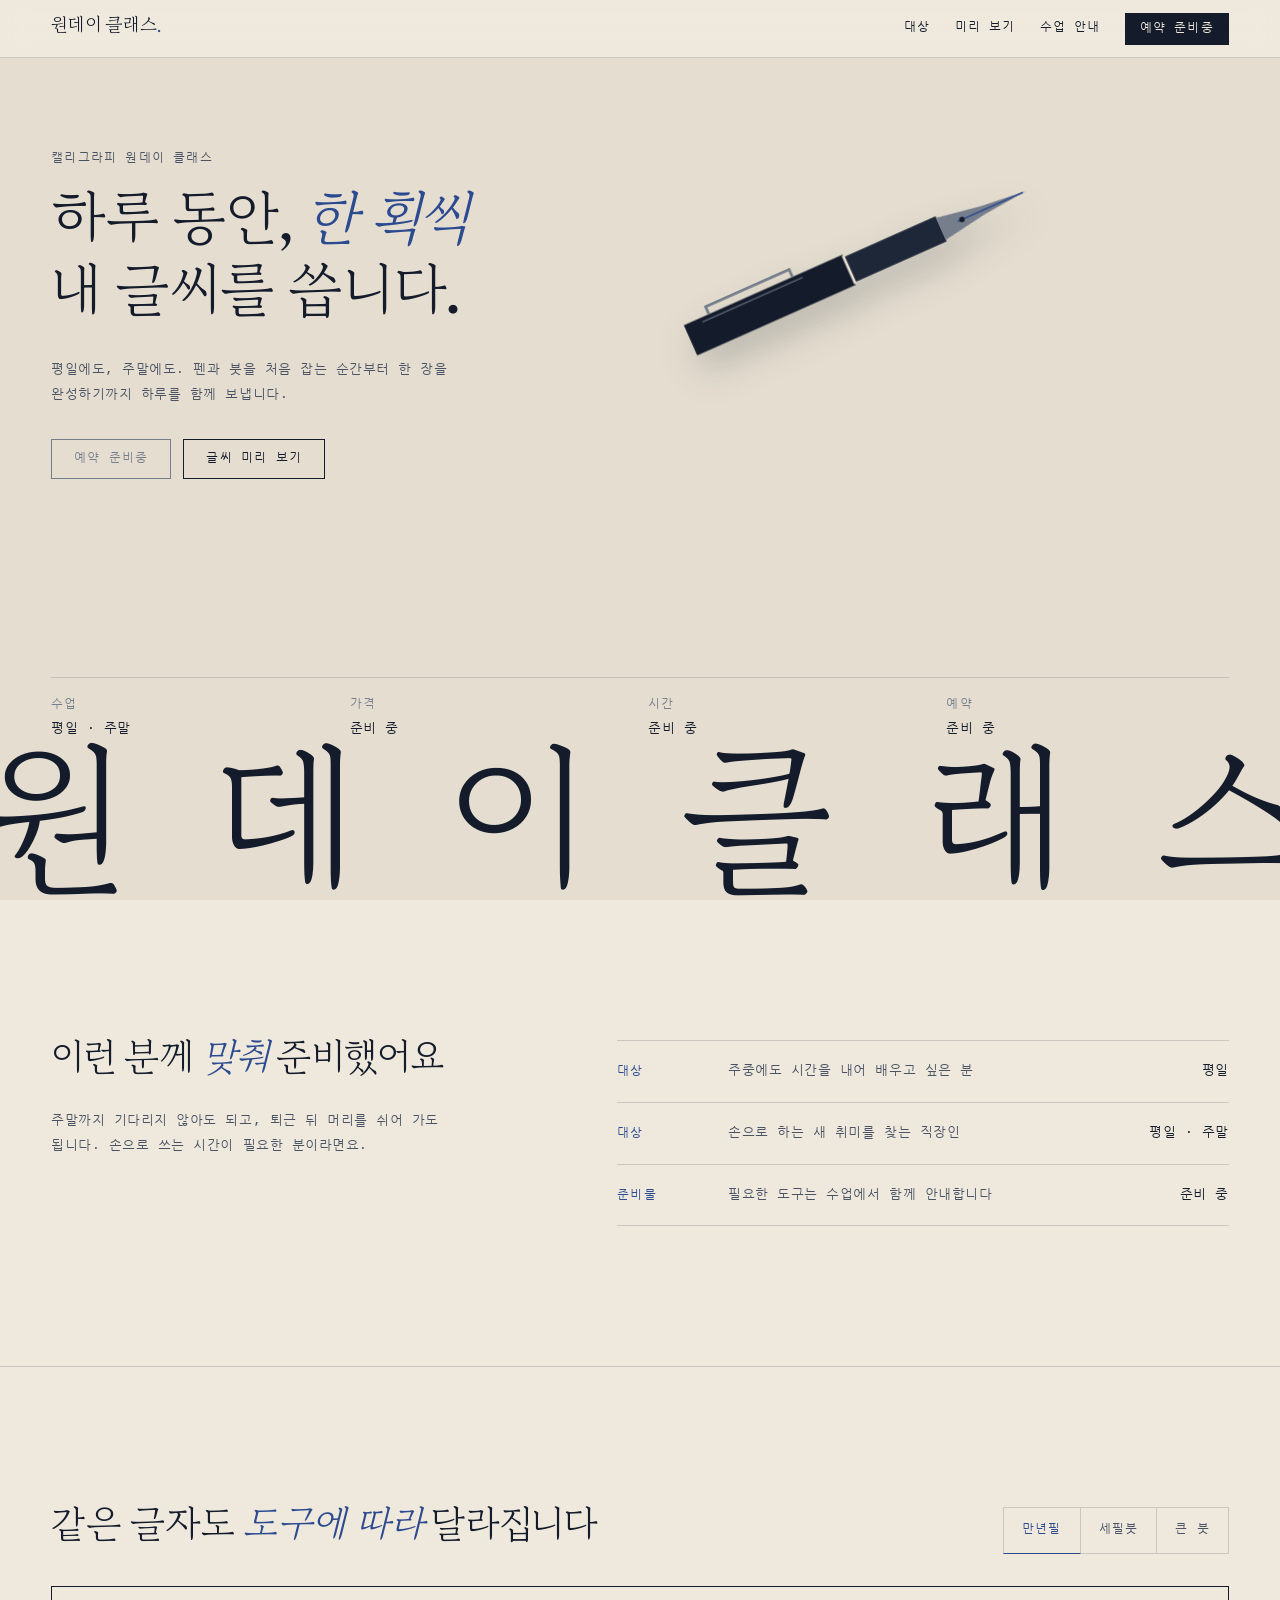
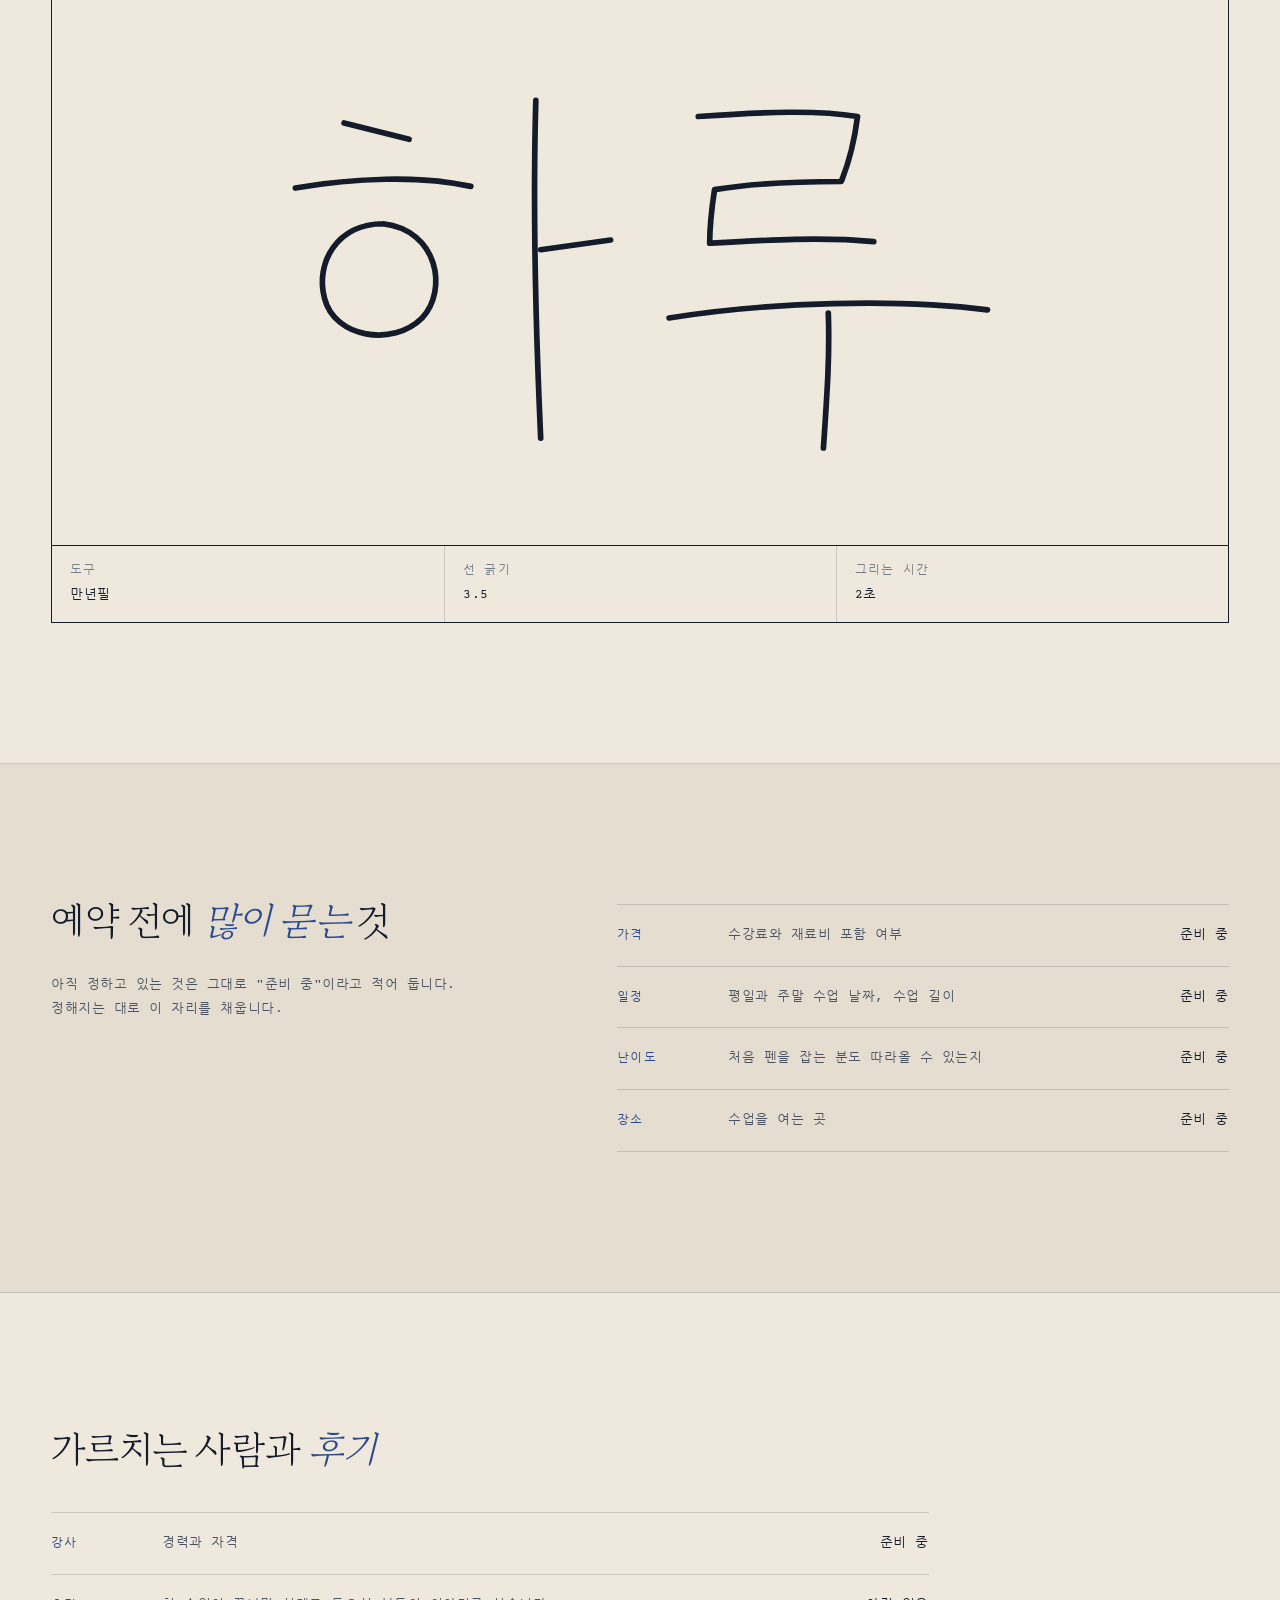
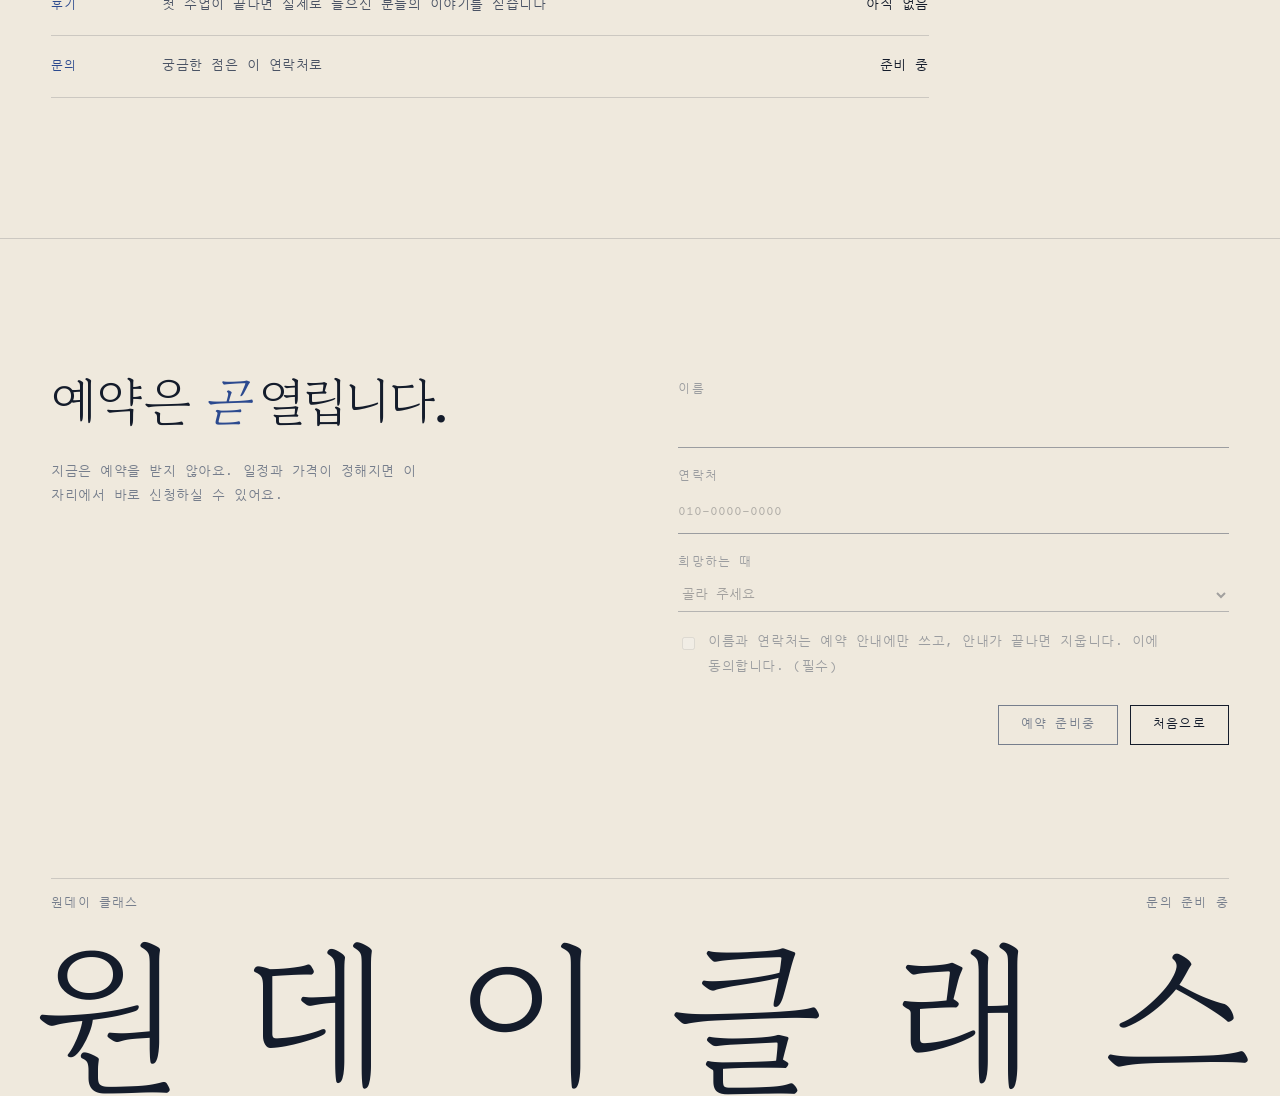
<file: index.html>
<!doctype html>
<html lang="ko">
<head>
  <meta charset="utf-8">
  <meta name="viewport" content="width=device-width, initial-scale=1">
  <title>원데이 클래스 — 하루 동안 한 획씩 쓰는 캘리그라피</title>
  <meta name="description" content="평일에도 주말에도 들을 수 있는 캘리그라피 원데이 클래스. 수업 일정과 가격은 지금 준비 중입니다.">
  <link rel="preconnect" href="https://fonts.googleapis.com">
  <link rel="preconnect" href="https://fonts.gstatic.com" crossorigin>
  <link href="https://fonts.googleapis.com/css2?family=Newsreader:ital,opsz,wght@0,6..72,400..600;1,6..72,400..600&family=Courier+Prime:wght@400;700&family=Gowun+Batang:wght@400;700&family=Nanum+Gothic+Coding:wght@400;700&display=swap" rel="stylesheet">
  <link rel="stylesheet" href="styles.css">
  <script src="config.js"></script>
</head>
<body>
  <nav class="nav" aria-label="주요 메뉴">
    <a class="nav-mark" href="#top">원데이 클래스<span>.</span></a>
    <div class="nav-links">
      <a href="#for">대상</a>
      <a href="#demo">미리 보기</a>
      <a href="#info">수업 안내</a>
      <a class="btn btn-small" href="#reserve" data-booking-label>예약 준비중</a>
    </div>
  </nav>

  <!-- 화면을 따라다니는 만년필 (하나만 두고 스크롤에 맞춰 움직임) -->
  <div class="traveller" aria-hidden="true" data-traveller>
    <svg viewBox="0 0 420 70">
      <rect x="10" y="17" width="190" height="36" fill="#141C2B"/>
      <rect x="200" y="20" width="110" height="30" fill="#1E2738"/>
      <line x1="200" y1="18" x2="200" y2="52" stroke="#E5DED0" stroke-width="3"/>
      <line x1="30" y1="22" x2="150" y2="22" stroke="#4A5364" stroke-width="2"/>
      <path d="M40 17 L40 8 L140 8 L140 17" fill="none" stroke="#767E8C" stroke-width="3"/>
      <path d="M310 22 L360 30 L412 35 L360 40 L310 48 Z" fill="#767E8C"/>
      <line x1="330" y1="35" x2="408" y2="35" stroke="#2C4A8F" stroke-width="1.5"/>
      <circle cx="335" cy="35" r="3" fill="#141C2B"/>
    </svg>
  </div>

  <main id="top">
    <header class="hero">
      <div class="hero-copy">
        <p class="kicker" data-fact="className" data-empty="원데이 클래스"></p>
        <h1>하루 동안, <em>한 획씩</em><br>내 글씨를 씁니다.</h1>
        <p class="lede">평일에도, 주말에도. 펜과 붓을 처음 잡는 순간부터 한 장을 완성하기까지 하루를 함께 보냅니다.</p>
        <div class="actions">
          <a class="btn" href="#reserve" data-booking-button aria-disabled="true">예약 준비중</a>
          <a class="btn btn-ghost" href="#demo">글씨 미리 보기</a>
        </div>
      </div>
      <dl class="spec-strip">
        <div><dt>수업</dt><dd>평일 · 주말</dd></div>
        <div><dt>가격</dt><dd data-fact="price" data-empty="준비 중"></dd></div>
        <div><dt>시간</dt><dd data-fact="schedule" data-empty="준비 중"></dd></div>
        <div><dt>예약</dt><dd data-booking-short>준비 중</dd></div>
      </dl>
      <p class="wordmark" data-wordmark aria-hidden="true">원데이클래스</p>
    </header>

    <section class="split" id="for" aria-labelledby="for-title">
      <div class="split-head" data-reveal>
        <h2 id="for-title">이런 분께 <em>맞춰</em> 준비했어요</h2>
        <p class="lede">주말까지 기다리지 않아도 되고, 퇴근 뒤 머리를 쉬어 가도 됩니다. 손으로 쓰는 시간이 필요한 분이라면요.</p>
      </div>
      <dl class="rows" data-reveal>
        <div class="row">
          <dt>대상</dt>
          <dd>주중에도 시간을 내어 배우고 싶은 분</dd>
          <dd class="val">평일</dd>
        </div>
        <div class="row">
          <dt>대상</dt>
          <dd>손으로 하는 새 취미를 찾는 직장인</dd>
          <dd class="val">평일 · 주말</dd>
        </div>
        <div class="row">
          <dt>준비물</dt>
          <dd>필요한 도구는 수업에서 함께 안내합니다</dd>
          <dd class="val" data-fact="materials" data-empty="준비 중"></dd>
        </div>
      </dl>
    </section>

    <section class="demo" id="demo" aria-labelledby="demo-title">
      <div class="demo-head" data-reveal>
        <h2 id="demo-title">같은 글자도 <em>도구에 따라</em> 달라집니다</h2>
        <div class="variants" role="group" aria-label="도구 고르기">
          <button type="button" class="variant" aria-pressed="true" data-variant="pen">만년필</button>
          <button type="button" class="variant" aria-pressed="false" data-variant="fine">세필붓</button>
          <button type="button" class="variant" aria-pressed="false" data-variant="brush">큰 붓</button>
        </div>
      </div>
      <figure class="panel" data-reveal>
        <svg class="writing" viewBox="0 0 520 300" role="img" aria-labelledby="writing-label" data-writing>
          <title id="writing-label">'하루'라는 글자가 한 획씩 써지는 모습</title>
          <g fill="none" stroke="#141C2B" stroke-linecap="round" stroke-linejoin="round">
            <path d="M78 62 L118 72"/>
            <path d="M48 102 C84 96,124 94,156 101"/>
            <path d="M102 124 C74 124,60 148,66 170 C72 194,108 200,126 182 C142 165,136 128,102 124"/>
            <path d="M196 48 C194 118,196 190,199 256"/>
            <path d="M199 140 L242 134"/>
            <path d="M296 58 C338 55,370 54,394 58 C392 74,388 88,384 98 C352 98,324 100,306 103 C304 116,303 126,303 136 C338 134,372 132,404 135"/>
            <path d="M278 182 C340 172,420 170,474 177"/>
            <path d="M376 179 C377 206,375 232,373 262"/>
          </g>
        </svg>
        <figcaption>
          <dl class="facts">
            <div><dt>도구</dt><dd data-fact-out="tool">만년필</dd></div>
            <div><dt>선 굵기</dt><dd data-fact-out="width">3.5</dd></div>
            <div><dt>그리는 시간</dt><dd data-fact-out="time">2초</dd></div>
          </dl>
        </figcaption>
      </figure>
    </section>

    <section class="split alt" id="info" aria-labelledby="info-title">
      <div class="split-head" data-reveal>
        <h2 id="info-title">예약 전에 <em>많이 묻는</em> 것</h2>
        <p class="lede">아직 정하고 있는 것은 그대로 "준비 중"이라고 적어 둡니다. 정해지는 대로 이 자리를 채웁니다.</p>
      </div>
      <dl class="rows" data-reveal>
        <div class="row">
          <dt>가격</dt>
          <dd>수강료와 재료비 포함 여부</dd>
          <dd class="val" data-fact="price" data-empty="준비 중"></dd>
        </div>
        <div class="row">
          <dt>일정</dt>
          <dd>평일과 주말 수업 날짜, 수업 길이</dd>
          <dd class="val" data-fact="schedule" data-empty="준비 중"></dd>
        </div>
        <div class="row">
          <dt>난이도</dt>
          <dd>처음 펜을 잡는 분도 따라올 수 있는지</dd>
          <dd class="val" data-fact="beginner" data-empty="준비 중"></dd>
        </div>
        <div class="row">
          <dt>장소</dt>
          <dd>수업을 여는 곳</dd>
          <dd class="val" data-fact="location" data-empty="준비 중"></dd>
        </div>
      </dl>
    </section>

    <section class="measure" aria-labelledby="who-title">
      <h2 id="who-title" data-reveal>가르치는 사람과 <em>후기</em></h2>
      <dl class="rows" data-reveal>
        <div class="row">
          <dt>강사</dt>
          <dd>경력과 자격</dd>
          <dd class="val" data-fact="teacher" data-empty="준비 중"></dd>
        </div>
        <div class="row">
          <dt>후기</dt>
          <dd>첫 수업이 끝나면 실제로 들으신 분들의 이야기를 싣습니다</dd>
          <dd class="val">아직 없음</dd>
        </div>
        <div class="row">
          <dt>문의</dt>
          <dd>궁금한 점은 이 연락처로</dd>
          <dd class="val" data-fact="contact" data-empty="준비 중"></dd>
        </div>
      </dl>
    </section>

    <section class="close" id="reserve" aria-labelledby="reserve-title">
      <div class="close-top">
        <div>
          <h2 id="reserve-title" data-booking-title>예약은 <em>곧</em> 열립니다.</h2>
          <p class="fine" data-booking-lead>지금은 예약을 받지 않아요. 일정과 가격이 정해지면 이 자리에서 바로 신청하실 수 있어요.</p>
        </div>
        <form class="form" data-booking-form novalidate>
          <fieldset data-booking-fieldset disabled>
            <legend class="sr-only">예약 신청서</legend>
            <label><span>이름</span><input type="text" name="name" autocomplete="name" required></label>
            <label><span>연락처</span><input type="tel" name="phone" autocomplete="tel" required placeholder="010-0000-0000"></label>
            <label><span>희망하는 때</span>
              <select name="preferred" required>
                <option value="">골라 주세요</option>
                <option value="weekday">평일</option>
                <option value="weekend">주말</option>
              </select>
            </label>
            <label class="trap" aria-hidden="true">비워 두세요<input type="text" name="website" tabindex="-1" autocomplete="off"></label>
            <label class="consent"><input type="checkbox" name="consent" required><span>이름과 연락처는 예약 안내에만 쓰고, 안내가 끝나면 지웁니다. 이에 동의합니다. (필수)</span></label>
            <div class="actions">
              <button class="btn" type="submit" data-booking-submit>예약 준비중</button>
              <a class="btn btn-ghost" href="#top">처음으로</a>
            </div>
          </fieldset>
          <p class="status" role="status" data-booking-status></p>
        </form>
      </div>
      <footer class="foot">
        <span>원데이 클래스</span>
        <span>문의 <span data-fact="contact" data-empty="준비 중"></span></span>
      </footer>
      <p class="wordmark wordmark-close" aria-hidden="true">원데이클래스</p>
    </section>
  </main>

  <script src="main.js"></script>
</body>
</html>
</file>
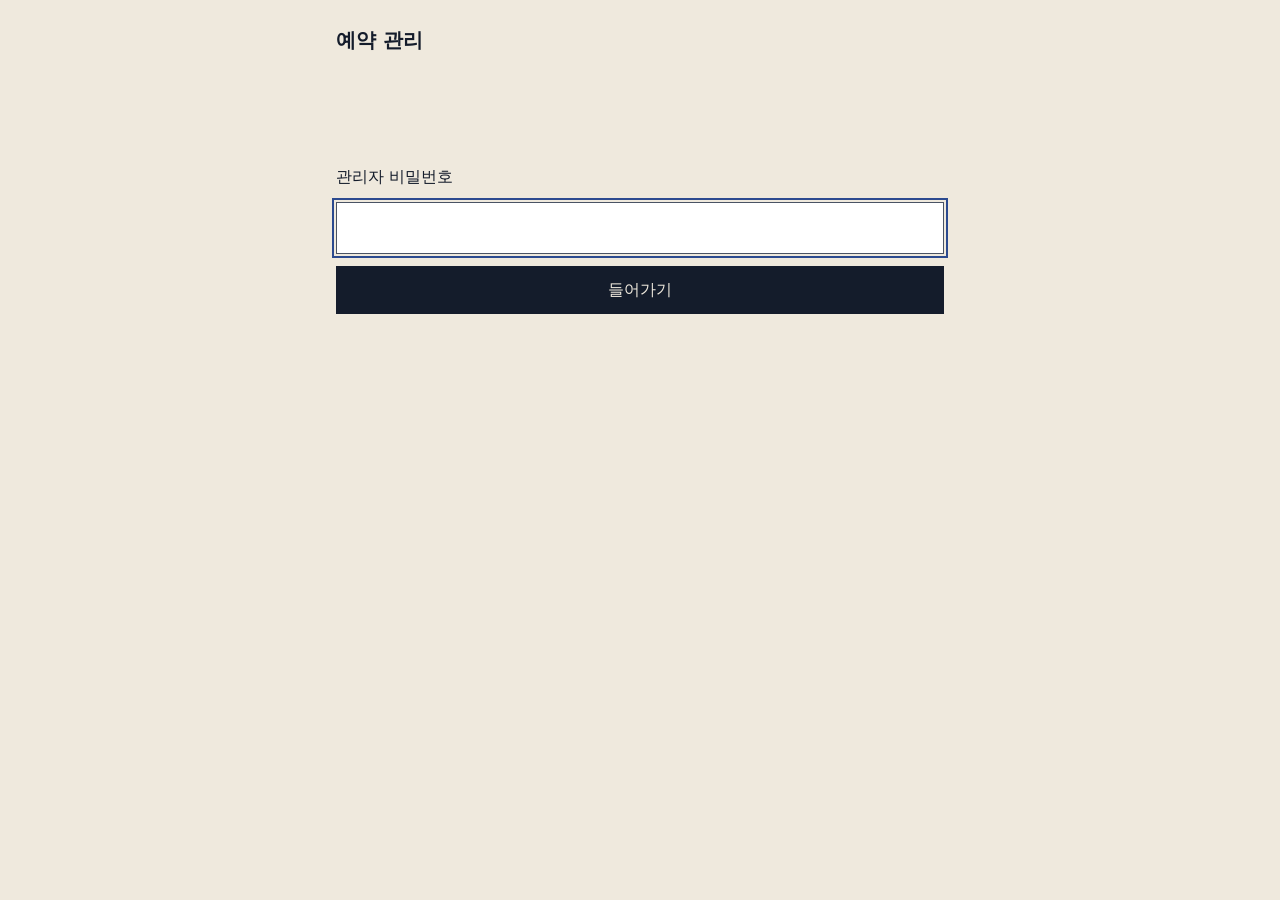
<file: admin/index.html>
<!doctype html>
<html lang="ko">
<head>
  <meta charset="utf-8">
  <meta name="viewport" content="width=device-width, initial-scale=1">
  <meta name="robots" content="noindex, nofollow">
  <title>예약 관리</title>
  <style>
    :root {
      --ground: #EFE9DD; --ground-2: #E5DED0; --ink: #141C2B; --ink-2: #4A5364;
      --muted: #767E8C; --blue: #2C4A8F; --hair: rgba(20, 28, 43, .16);
    }
    [hidden] { display: none !important; }
    * { box-sizing: border-box; }
    body {
      margin: 0; background: var(--ground); color: var(--ink);
      font: 16px/1.6 system-ui, "Noto Sans KR", sans-serif; word-break: keep-all;
    }
    main { max-width: 640px; margin: 0 auto; padding: 24px 16px 64px; }
    h1 { font-size: 20px; margin: 0 0 20px; }
    button, input { font: inherit; border-radius: 0; }
    .btn {
      min-height: 48px; padding: 0 18px; cursor: pointer;
      background: var(--ink); color: var(--ground); border: 1px solid var(--ink);
    }
    .btn-line { background: transparent; color: var(--ink); }
    :focus-visible { outline: 2px solid var(--blue); outline-offset: 2px; }

    .login { display: grid; gap: 12px; margin-top: 12vh; }
    .login input {
      min-height: 52px; padding: 0 14px; border: 1px solid var(--ink-2); background: #fff;
    }
    .msg { min-height: 1.6em; color: var(--blue); margin: 0; }

    .top { display: flex; justify-content: space-between; align-items: center; gap: 12px; margin-bottom: 8px; }
    .count { font-size: 15px; color: var(--ink-2); margin: 0 0 24px; }
    .count strong { display: block; font-size: 44px; line-height: 1.1; color: var(--ink); }

    .list { list-style: none; margin: 0; padding: 0; display: grid; gap: 12px; }
    .card { background: #fff; border: 1px solid var(--hair); padding: 16px; }
    .card.is-new { border-left: 4px solid var(--blue); }
    .card-head { display: flex; justify-content: space-between; gap: 8px; color: var(--muted); font-size: 14px; }
    .name { font-size: 18px; font-weight: 700; margin: 6px 0 2px; }
    .contact {
      background: none; border: 0; padding: 6px 0; color: var(--blue);
      text-decoration: underline; cursor: pointer; min-height: 40px;
    }
    .message { margin: 6px 0 12px; color: var(--ink-2); white-space: pre-wrap; }
    .states { display: grid; grid-template-columns: repeat(3, 1fr); gap: 6px; }
    .states button {
      min-height: 44px; background: transparent; border: 1px solid var(--hair); color: var(--ink-2); cursor: pointer;
    }
    .states button[aria-pressed="true"] { background: var(--ink); color: var(--ground); border-color: var(--ink); }
    .empty { color: var(--muted); padding: 24px 0; }
  </style>
</head>
<body>
  <main>
    <h1>예약 관리</h1>

    <form class="login" data-login>
      <label for="pw">관리자 비밀번호</label>
      <input id="pw" type="password" autocomplete="current-password" required>
      <button class="btn" type="submit">들어가기</button>
      <p class="msg" role="status" data-login-msg></p>
    </form>

    <section data-board hidden>
      <div class="top">
        <p class="count">새 예약 신청<strong data-new-count>0</strong></p>
        <div>
          <button class="btn btn-line" type="button" data-refresh>새로고침</button>
          <button class="btn btn-line" type="button" data-logout>나가기</button>
        </div>
      </div>
      <p class="msg" role="status" data-board-msg></p>
      <ul class="list" data-list></ul>
    </section>
  </main>

  <script>
    (function () {
      var KEY = "adminPassword";
      var STATUSES = ["새 문의", "연락함", "완료"];
      var loginForm = document.querySelector("[data-login]");
      var pwInput = document.getElementById("pw");
      var loginMsg = document.querySelector("[data-login-msg]");
      var board = document.querySelector("[data-board]");
      var boardMsg = document.querySelector("[data-board-msg]");
      var list = document.querySelector("[data-list]");
      var newCount = document.querySelector("[data-new-count]");

      function pw() { try { return sessionStorage.getItem(KEY) || ""; } catch (e) { return ""; } }
      function setPw(v) { try { v ? sessionStorage.setItem(KEY, v) : sessionStorage.removeItem(KEY); } catch (e) {} }

      function api(method, body) {
        return fetch("/api/admin", {
          method: method,
          headers: { "x-admin-password": pw(), "Content-Type": "application/json" },
          body: body ? JSON.stringify(body) : undefined,
        }).then(function (res) {
          return res.json().catch(function () { return {}; }).then(function (data) {
            if (!res.ok) { var err = new Error(data.error || "불러오지 못했어요."); err.status = res.status; throw err; }
            return data;
          });
        });
      }

      function showLogin(message) {
        setPw("");
        board.hidden = true;
        loginForm.hidden = false;
        loginMsg.textContent = message || "";
        pwInput.value = "";
        pwInput.focus();
      }

      function fmt(iso) {
        var d = new Date(iso);
        return d.toLocaleString("ko-KR", { month: "numeric", day: "numeric", hour: "2-digit", minute: "2-digit" });
      }

      function render(rows) {
        newCount.textContent = rows.filter(function (r) { return r.status === "새 문의"; }).length;
        list.textContent = "";
        if (!rows.length) {
          var empty = document.createElement("li");
          empty.className = "empty";
          empty.textContent = "아직 들어온 예약 신청이 없어요.";
          list.appendChild(empty);
          return;
        }
        rows.forEach(function (r) {
          var li = document.createElement("li");
          li.className = "card" + (r.status === "새 문의" ? " is-new" : "");

          var head = document.createElement("div");
          head.className = "card-head";
          var date = document.createElement("span"); date.textContent = fmt(r.created_at);
          var st = document.createElement("span"); st.textContent = r.status;
          head.append(date, st);

          var name = document.createElement("p"); name.className = "name"; name.textContent = r.name;

          var contact = document.createElement("button");
          contact.type = "button"; contact.className = "contact"; contact.textContent = r.contact;
          contact.title = "눌러서 복사";
          contact.addEventListener("click", function () {
            navigator.clipboard.writeText(r.contact).then(function () {
              boardMsg.textContent = "연락처를 복사했어요.";
            }, function () {
              var range = document.createRange(); range.selectNodeContents(contact);
              var sel = getSelection(); sel.removeAllRanges(); sel.addRange(range);
              boardMsg.textContent = "연락처를 선택했어요. 길게 눌러 복사해 주세요.";
            });
          });

          var msg = document.createElement("p"); msg.className = "message"; msg.textContent = r.message || "";

          var states = document.createElement("div");
          states.className = "states"; states.setAttribute("role", "group"); states.setAttribute("aria-label", "처리 상태");
          STATUSES.forEach(function (s) {
            var b = document.createElement("button");
            b.type = "button"; b.textContent = s;
            b.setAttribute("aria-pressed", String(r.status === s));
            b.addEventListener("click", function () {
              if (r.status === s) return;
              api("PATCH", { id: r.id, status: s })
                .then(function () { boardMsg.textContent = r.name + " 님을 '" + s + "'(으)로 바꿨어요."; load(); })
                .catch(handleError);
            });
            states.appendChild(b);
          });

          li.append(head, name, contact, msg, states);
          list.appendChild(li);
        });
      }

      function handleError(err) {
        if (err.status === 401) return showLogin("비밀번호가 맞지 않아요.");
        (board.hidden ? loginMsg : boardMsg).textContent = err.message;
      }

      function load() {
        return api("GET").then(function (data) {
          loginForm.hidden = true;
          board.hidden = false;
          render(data.rows || []);
        }).catch(handleError);
      }

      loginForm.addEventListener("submit", function (e) {
        e.preventDefault();
        setPw(pwInput.value);
        loginMsg.textContent = "확인하는 중이에요…";
        load();
      });
      document.querySelector("[data-refresh]").addEventListener("click", function () { boardMsg.textContent = ""; load(); });
      document.querySelector("[data-logout]").addEventListener("click", function () { showLogin(""); });

      if (pw()) load(); else pwInput.focus();
    })();
  </script>
</body>
</html>
</file>
<file: styles.css>
:root {
  --ground: #EFE9DD;
  --ground-2: #E5DED0;
  --ink: #141C2B;
  --ink-2: #4A5364;
  --muted: #767E8C;
  --blue: #2C4A8F;          /* 글자·선에만 쓴다. 면을 칠하지 않는다 */
  --hair: rgba(20, 28, 43, .16);

  --serif: "Newsreader", "Gowun Batang", serif;
  --mono: "Courier Prime", "Nanum Gothic Coding", monospace;

  --gutter: clamp(16px, 4vw, 56px);
  --nav: 58px;
}

* { box-sizing: border-box; }
html { scroll-behavior: smooth; scroll-padding-top: var(--nav); }
@media (prefers-reduced-motion: reduce) { html { scroll-behavior: auto; } }

body {
  margin: 0;
  background: var(--ground);
  color: var(--ink);
  font-family: var(--mono);
  font-size: 13px;           /* 한글 고정폭 글꼴은 12px보다 한 단계 크게 */
  letter-spacing: .04em;
  line-height: 1.9;
  word-break: keep-all;
  overflow-x: hidden;
  -webkit-font-smoothing: antialiased;
}

h1, h2 {
  font-family: var(--serif);
  font-weight: 500;
  letter-spacing: -.02em;
  line-height: 1.22;
  margin: 0;
}
em { font-style: italic; color: var(--blue); }
a { color: inherit; }
:focus-visible { outline: 1px solid var(--blue); outline-offset: 3px; }
.sr-only { position: absolute; width: 1px; height: 1px; overflow: hidden; clip: rect(0 0 0 0); white-space: nowrap; }

/* 라벨 공통 */
.kicker, dt, .nav-links a, .variant, .btn, .foot {
  font-family: var(--mono);
  font-size: 12px;
  letter-spacing: .1em;
  text-transform: uppercase;
}

/* 버튼 — 모서리 없이, 칠하는 색은 잉크만 */
.btn {
  display: inline-block;
  padding: 13px 22px;
  border: 1px solid var(--ink);
  border-radius: 0;
  background: var(--ink);
  color: var(--ground);
  text-decoration: none;
  cursor: pointer;
  line-height: 1;
}
.btn:hover { background: transparent; color: var(--ink); }
.btn-ghost { background: transparent; color: var(--ink); }
.btn-ghost:hover { color: var(--blue); border-color: var(--blue); }
.btn.is-closed, .btn:disabled {
  background: transparent; color: var(--muted); border-color: var(--muted); cursor: not-allowed;
}
.btn-small { padding: 9px 14px; }

/* 윗줄 */
.nav {
  position: fixed; inset: 0 0 auto 0; z-index: 20;
  height: var(--nav);
  display: flex; align-items: center; justify-content: space-between;
  padding: 0 var(--gutter);
  background: rgba(239, 233, 221, .82);
  backdrop-filter: blur(12px);
  -webkit-backdrop-filter: blur(12px);
  border-bottom: 1px solid var(--hair);
}
.nav-mark { font-family: var(--serif); font-size: 19px; text-decoration: none; letter-spacing: -.01em; }
.nav-mark span { color: var(--blue); }
.nav-links { display: flex; align-items: center; gap: 24px; }
.nav-links a:not(.btn) { text-decoration: none; }
.nav-links a:not(.btn):hover { color: var(--blue); }

/* 따라다니는 만년필 */
.traveller {
  position: fixed; left: 0; top: 0; z-index: 5;
  width: clamp(220px, 30vw, 440px);
  pointer-events: none;
  will-change: transform, opacity;
  filter: drop-shadow(0 18px 18px rgba(20, 28, 43, .22));
}
.traveller svg { display: block; width: 100%; height: auto; }
@media (prefers-reduced-motion: reduce) { .traveller { display: none; } }

/* 첫 화면 */
.hero {
  position: relative;
  min-height: calc(100vh - var(--nav));
  min-height: calc(100svh - var(--nav));
  margin-top: var(--nav);
  background: var(--ground-2);
  overflow: hidden;
  display: flex; flex-direction: column;
  padding: clamp(40px, 7vw, 96px) var(--gutter) 0;
}
.hero-copy { max-width: 46vw; position: relative; z-index: 6; }
.kicker { color: var(--ink-2); margin: 0 0 22px; }
.hero h1 { font-size: clamp(32px, 4.6vw, 68px); }
.lede { color: var(--ink-2); max-width: 34em; margin: 22px 0 0; }
.actions { display: flex; flex-wrap: wrap; gap: 12px; margin-top: 32px; }

.spec-strip {
  margin: auto 0 0;
  padding: 16px 0 calc(clamp(64px, 13vw, 210px) * .95);
  border-top: 1px solid var(--hair);
  display: grid; grid-template-columns: repeat(4, minmax(0, 1fr)); gap: 16px;
  position: relative; z-index: 6;
}
.spec-strip div { margin: 0; }
.spec-strip dt { color: var(--muted); }
.spec-strip dd { margin: 0; }

.wordmark {
  position: absolute; left: -1.5%; right: -1.5%; bottom: 0;
  margin: 0;
  display: flex; justify-content: space-between;
  font-family: var(--serif);
  font-weight: 500;
  font-size: clamp(64px, 13vw, 210px);
  letter-spacing: -.04em;
  line-height: 1;
  color: var(--ink);
  transform: translateY(.18em);
  pointer-events: none;
  user-select: none;
}
.wordmark span { display: inline-block; will-change: transform; }
.motion .hero .wordmark span { opacity: 0; transition: opacity .9s ease; }
.motion .hero .wordmark.is-in span { opacity: 1; }

/* 두 칸 구성 */
.split {
  display: grid; grid-template-columns: minmax(0, 1fr) minmax(0, 1.25fr);
  gap: 32px clamp(32px, 6vw, 96px);
  padding: clamp(72px, 11vw, 140px) var(--gutter);
  border-bottom: 1px solid var(--hair);
}
.split.alt { background: var(--ground-2); }
.split h2, .demo h2, .measure h2 { font-size: clamp(26px, 3vw, 42px); }

.rows { margin: 0; border-top: 1px solid var(--hair); }
.row {
  display: grid; grid-template-columns: 7em minmax(0, 1fr) auto;
  gap: 4px 20px; align-items: baseline;
  padding: 18px 0;
  border-bottom: 1px solid var(--hair);
}
.row dt { color: var(--blue); }
.row dd { margin: 0; color: var(--ink-2); }
.row .val { text-align: right; color: var(--ink); font-variant-numeric: tabular-nums; }

/* 미리 보기 */
.demo { padding: clamp(72px, 11vw, 140px) var(--gutter); border-bottom: 1px solid var(--hair); }
.demo-head { display: flex; flex-wrap: wrap; justify-content: space-between; align-items: end; gap: 24px; margin-bottom: 32px; }
.variants { display: flex; gap: 0; }
.variant {
  font: inherit; font-size: 12px; letter-spacing: .1em;
  padding: 11px 18px;
  background: transparent; color: var(--ink-2);
  border: 1px solid var(--hair); border-radius: 0;
  cursor: pointer;
}
.variant + .variant { border-left: 0; }
.variant:hover { color: var(--blue); }
.variant[aria-pressed="true"] { color: var(--blue); border-bottom: 1px solid var(--blue); }

.panel { margin: 0; border: 1px solid var(--ink); background: var(--ground); }
.writing { display: block; width: 100%; height: auto; max-height: 62vh; padding: 3% 6%; }
.writing path { transition: stroke-width .5s ease; }
.facts {
  margin: 0; display: grid; grid-template-columns: repeat(3, minmax(0, 1fr));
  border-top: 1px solid var(--ink);
}
.facts div { padding: 14px 18px; }
.facts div + div { border-left: 1px solid var(--hair); }
.facts dt { color: var(--muted); }
.facts dd { margin: 0; font-variant-numeric: tabular-nums; }

/* 강사·후기 */
.measure { padding: clamp(72px, 11vw, 140px) var(--gutter); max-width: 980px; }
.measure h2 { margin-bottom: 32px; }

/* 마무리 */
.close { position: relative; overflow: hidden; padding: clamp(72px, 11vw, 140px) var(--gutter) 0; border-top: 1px solid var(--hair); }
.close-top { display: grid; grid-template-columns: minmax(0, 1fr) minmax(0, 1fr); gap: 40px clamp(32px, 6vw, 96px); align-items: start; }
.close h2 { font-size: clamp(30px, 4vw, 56px); }
.fine { color: var(--muted); max-width: 32em; margin: 18px 0 0; }

.form fieldset { border: 0; margin: 0; padding: 0; display: grid; gap: 18px; }
.form fieldset:disabled label { opacity: .5; }
.form label { display: grid; gap: 4px; }
.form label > span:first-child { font-size: 12px; letter-spacing: .1em; color: var(--ink-2); }
.form input[type="text"], .form input[type="tel"], .form select {
  font: inherit; color: var(--ink);
  background: transparent;
  border: 0; border-bottom: 1px solid var(--ink-2); border-radius: 0;
  padding: 8px 0;
}
.form input:focus-visible, .form select:focus-visible { outline: none; border-bottom-color: var(--blue); }
.form .trap { position: absolute; left: -9999px; width: 1px; height: 1px; overflow: hidden; }
.form .consent { grid-template-columns: auto 1fr; gap: 10px; align-items: start; color: var(--ink-2); }
.form .consent input { margin-top: 7px; accent-color: var(--ink); }
.form .actions { justify-content: flex-end; margin-top: 8px; }
.status { min-height: 1.9em; margin: 12px 0 0; color: var(--blue); text-align: right; }

.foot {
  display: flex; justify-content: space-between; gap: 16px; flex-wrap: wrap;
  margin-top: clamp(56px, 8vw, 96px);
  padding: 14px 0;
  border-top: 1px solid var(--hair);
  color: var(--muted);
  text-transform: none;
}
.wordmark-close { position: relative; left: auto; right: auto; margin: 0 -1.5%; transform: translateY(.2em); }

/* 나타나기 — 한 번만 */
.motion [data-reveal] { opacity: 0; transform: translateY(14px); transition: opacity .8s ease, transform .8s ease; }
.motion [data-reveal].is-in { opacity: 1; transform: none; }

/* 휴대폰 */
@media (max-width: 760px) {
  .nav-links a:not(.btn) { display: none; }
  .hero-copy { max-width: 100%; }
  .spec-strip { grid-template-columns: repeat(2, minmax(0, 1fr)); }
  .split, .close-top { grid-template-columns: 1fr; }
  .row { grid-template-columns: 1fr auto; }
  .row dt { grid-column: 1 / -1; }
  .facts div { padding: 12px; }
  .traveller { width: 46vw; }
}
</file>
